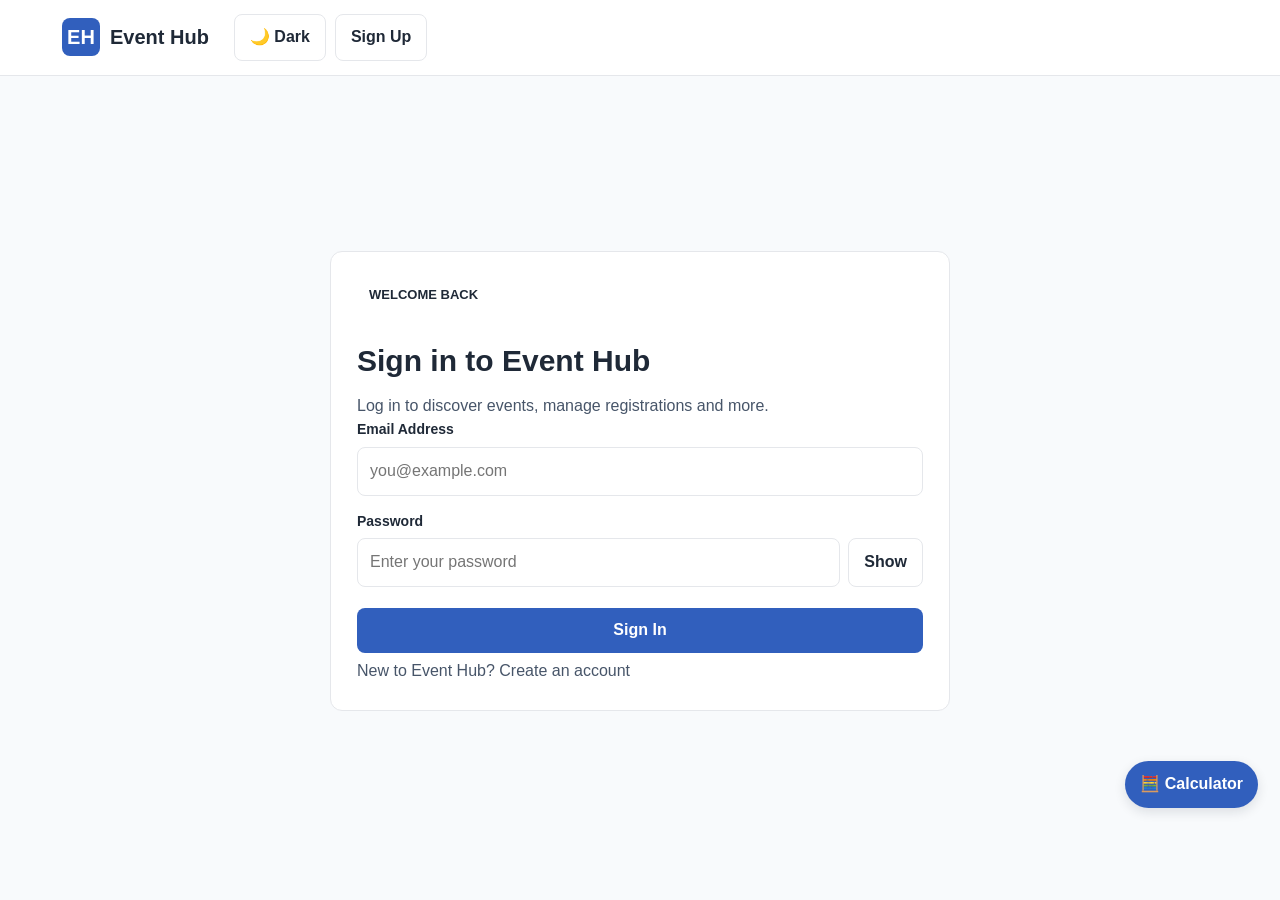
<file: index.html>
<!DOCTYPE html>
<html lang="en">

<head>
    <meta charset="UTF-8">
    <meta name="viewport" content="width=device-width, initial-scale=1.0">
    <title>Home | Event Hub</title>
    <link rel="stylesheet" href="style.css">
</head>

<body>

    <nav class="navbar">
        <div class="nav-inner">

            <a class="logo" href="index.html">
                <span class="logo-mark">EH</span>
                Event Hub
            </a>

            <button class="menu" id="menuBtn">☰</button>

            <div class="nav-links" id="navLinks">
                <a href="index.html">Home</a>
                <a href="events.html">Events</a>
                <a href="calendar.html">Calendar</a>
                <a href="my-registrations.html">My Registrations</a>
                <a href="organizer.html">Organizer</a>
            </div>

            <div class="nav-actions"><a class="btn btn-primary" href="create-event.html">
                    + Create Event
                </a>
            </div>

        </div>
    </nav>

    <main>

        <section class="hero">
            <div class="hero-inner">

                <div>
                    <span class="eyebrow">
                        2026 · 12 MONTH EVENT EXPERIENCE
                    </span>

                    <h1>
                        Discover events that move your ideas forward.
                    </h1>

                    <p>
                        Find workshops, conferences, hackathons, competitions and career events — all organized in one beautiful event hub.
                    </p>

                    <div class="hero-buttons">
                        <a class="btn btn-light" href="events.html">
                            Explore Events →
                        </a>

                        <a
                            class="btn"
                            style="background:rgba(255,255,255,.12);color:white;border:1px solid rgba(255,255,255,.2)"
                            href="calendar.html"
                        >
                            View Calendar
                        </a>
                    </div>
                </div>

                <div class="stats">

                    <div class="stat">
                        <strong>12</strong>
                        <span>Months covered</span>
                    </div>

                    <div class="stat">
                        <strong>12</strong>
                        <span>Featured events</span>
                    </div>

                    <div class="stat">
                        <strong>2,000+</strong>
                        <span>Total seats</span>
                    </div>

                    <div class="stat">
                        <strong>24/7</strong>
                        <span>Chat assistant</span>
                    </div>

                </div>

            </div>
        </section>

        <section class="container">

            <div class="section-head">
                <div>
                    <h2>Featured Events</h2>
                    <p>One highlighted event from each part of the year.</p>
                </div>

                <a class="btn btn-light" href="events.html">
                    See all events
                </a>
            </div>

            <div class="cards" id="upcoming"></div>

        </section>

        <section class="container" style="padding-top:0">

            <div class="section-head">
                <div>
                    <h2>Explore by Month</h2>
                    <p>Jump directly to any month in the 2026 calendar.</p>
                </div>
            </div>

            <div class="month-grid" id="monthGrid"></div>

        </section>

    </main>

    <button class="chat-button" onclick="toggleChat()" aria-label="Open chatbot">
        💬
    </button>

    <div class="chatbox" id="chatbox">

        <div class="chat-head">
            <div>
                <b>Event Hub Assistant</b>
                <div style="font-size:11px;opacity:.85">
                    Ask anything about our events
                </div>
            </div>

            <button onclick="toggleChat()">×</button>
        </div>

        <div class="messages" id="messages">
            <div class="msg bot">
                Hi! 👋 Ask me anything about our events — dates, venues, speakers, seats, organizers, months or registration.
            </div>
        </div>

        <div class="chat-input">
            <input
                id="chatInput"
                placeholder="Ask your question..."
                onkeydown="if(event.key==='Enter')sendChat()"
            >

            <button onclick="sendChat()">Send</button>
        </div>

    </div>

    <div class="toast" id="toast"></div>

    <footer class="footer">

        <div class="footer-inner">

            <div>
                <h3>Event Hub</h3>
                <p>
                    Discover workshops, conferences, competitions and career events throughout 2026.
                </p>
            </div>

            <div>
                <h3>Explore</h3>
                <a href="events.html">All Events</a>
                <a href="calendar.html">12-Month Calendar</a>
                <a href="my-registrations.html">My Registrations</a>
            </div>

            <div>
                <h3>Organizers</h3>
                <a href="create-event.html">Create Event</a>
                <a href="organizer.html">Organizer Dashboard</a>
            </div>

        </div>

        <div class="copyright">
            © 2026 Event Hub · Built with HTML5, CSS3 & Vanilla JavaScript
        </div>

    </footer>

    <script src="script.js"></script>

</body>
</html>
</file>
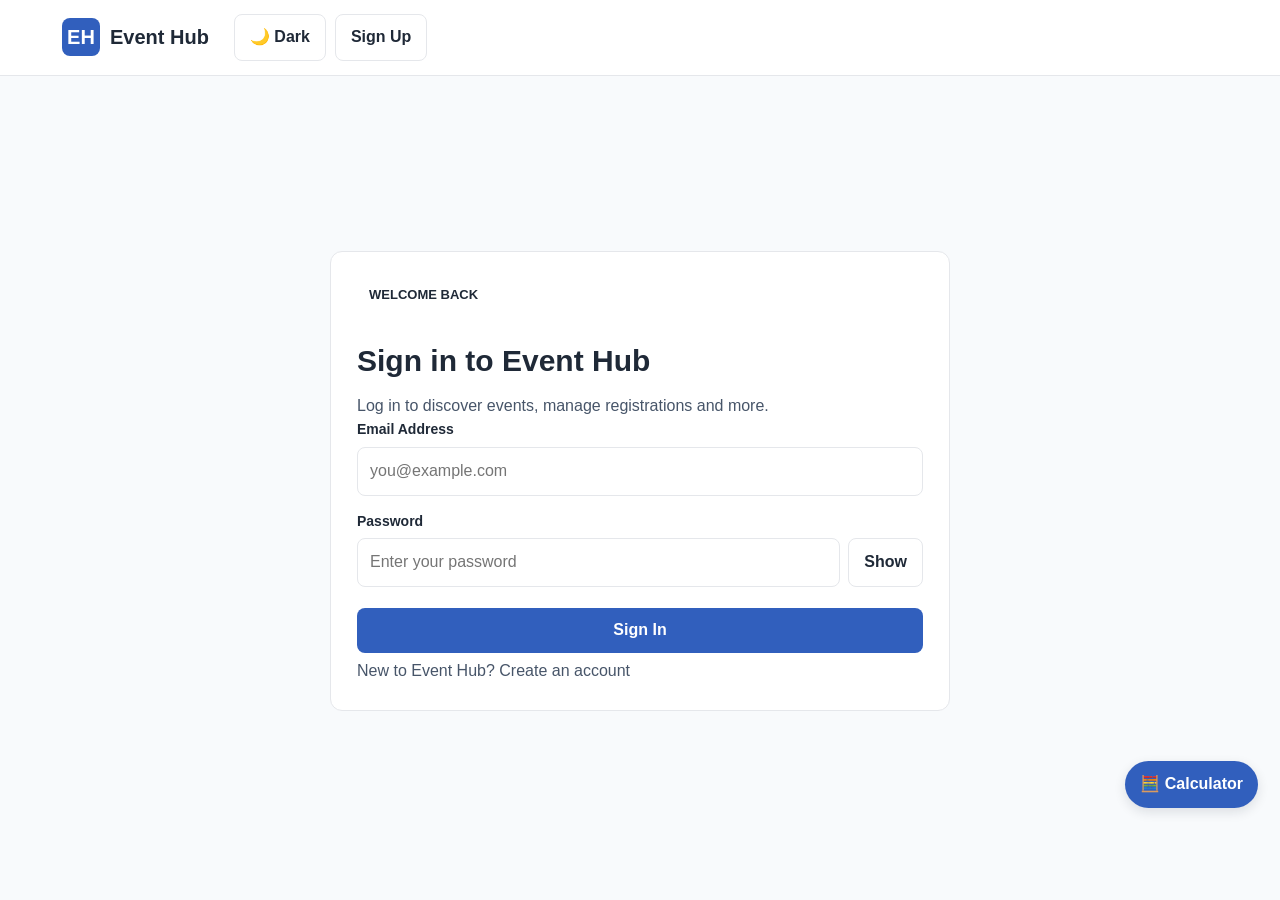
<file: calendar.html>
<!DOCTYPE html>
<html lang="en">
    <head><meta charset="UTF-8">
        <meta name="viewport" content="width=device-width,initial-scale=1.0">
        <title>Calendar | Event Hub</title>
        <link rel="stylesheet" href="style.css">
    </head>
    <body>
        <nav class="navbar">
            <div class="nav-inner">
                <a class="logo" href="index.html"><span class="logo-mark">EH</span>Event Hub</a>
                    <button class="menu" id="menuBtn">☰</button>
                    <div class="nav-links" id="navLinks">
                        <a href="index.html">Home</a><a href="events.html">Events</a>
                        <a href="calendar.html">Calendar</a>
                        <a href="my-registrations.html">My Registrations</a>
                        <a href="organizer.html">Organizer</a>
                    </div>
                    <div class="nav-actions"><a class="btn btn-primary" href="create-event.html">+ Create Event</a></div>
                    </div>
                </nav>
                <main>
                    <section class="container">
                        <div class="section-head">
                            <div>
                                <h1>2026 Event Calendar</h1>
                                <p>Every month has a featured event. Click an event on the calendar for details.</p>
                            </div>
                        </div>
                        <div class="calendar">
                            <div class="calendar-head">
                                <button class="btn btn-light" id="prevMonth">← Previous</button>
                                <h2 id="calendarTitle">January 2026</h2>
                                <button class="btn btn-light" id="nextMonth">Next →</button>
                            </div>
                            <div class="calendar-grid" id="calendarGrid">
                            </div>
                        </div>
                    </section>
                </main>
                <button class="chat-button" onclick="toggleChat()" aria-label="Open chatbot">💬</button>
                <div class="chatbox" id="chatbox">
                    <div class="chat-head"><div>
                        <b>Event Hub Assistant</b>
                        <div style="font-size:11px;opacity:.85">Ask anything about our events</div>
                    </div>
                    <button onclick="toggleChat()">×</button>
                </div>
                <div class="messages" id="messages">
                    <div class="msg bot">Hi! 👋 Ask me anything about our events — dates, venues, speakers, seats, organizers, months or registration.</div>
                </div>
                <div class="chat-input">
                    <input id="chatInput" placeholder="Ask your question..." onkeydown="if(event.key==='Enter')sendChat()">
                    <button onclick="sendChat()">Send</button>
                </div>
            </div>
            <div class="toast" id="toast">
            </div>
            <footer class="footer">
                <div class="footer-inner">
                    <div>
                        <h3>Event Hub</h3>
                        <p>Discover workshops, conferences, competitions and career events throughout 2026.</p>
                    </div>
                    <div>
                        <h3>Explore</h3>
                        <a href="events.html">All Events</a>
                        <a href="calendar.html">12-Month Calendar</a>
                        <a href="my-registrations.html">My Registrations</a>
                    </div>
                    <div>
                        <h3>Organizers</h3>
                        <a href="create-event.html">Create Event</a>
                        <a href="organizer.html">Organizer Dashboard</a>
                    </div>
                </div>
                <div class="copyright">© 2026 Event Hub · Built with HTML5, CSS3 & Vanilla JavaScript</div>
            </footer>
            <script src="script.js"></script>
        </body>
        </html>
</file>
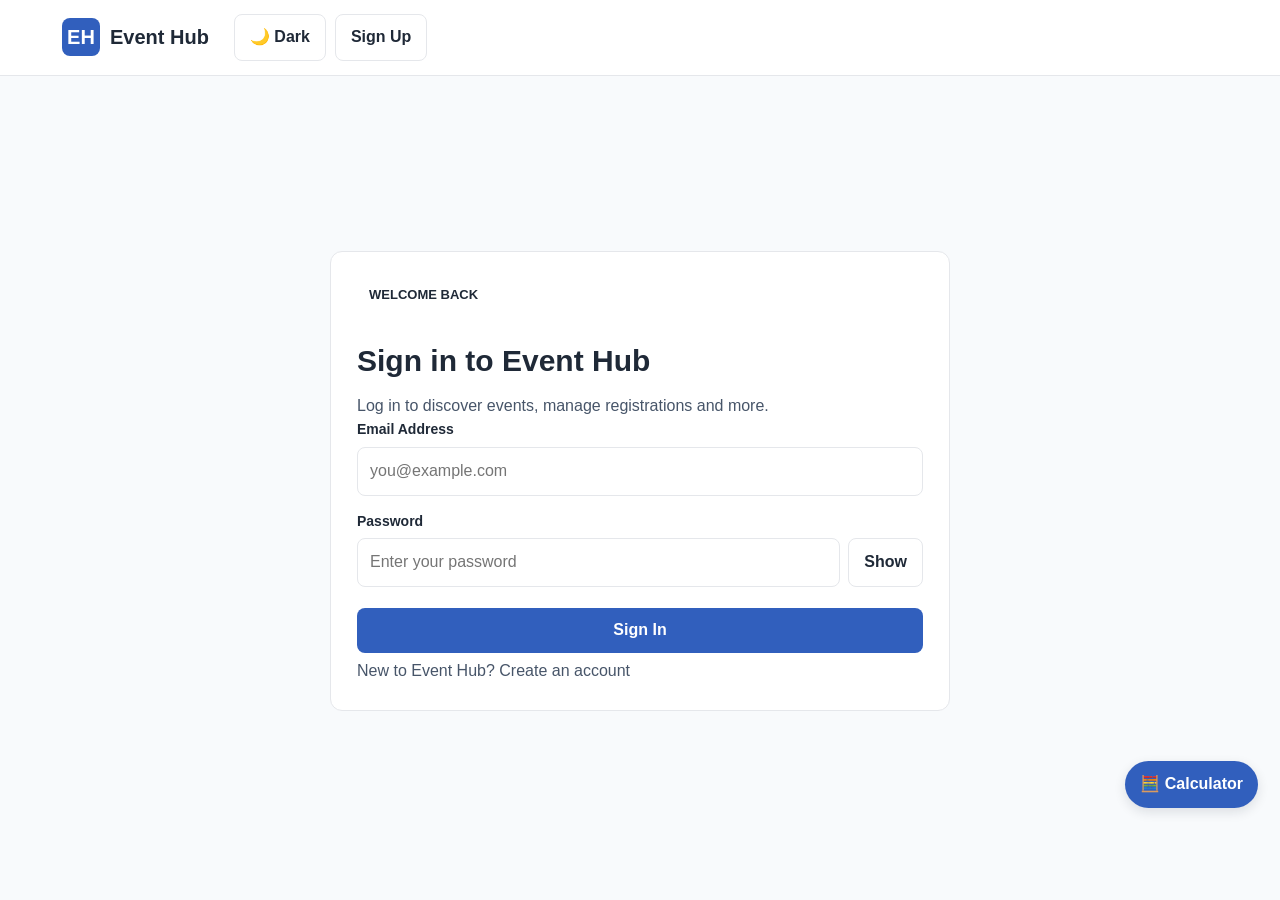
<file: create-event.html>
<!DOCTYPE html>
<html lang="en">
<head>
    <meta charset="UTF-8">
    <meta name="viewport" content="width=device-width, initial-scale=1.0">
    <title>Create Event | Event Hub</title>
    <link rel="stylesheet" href="style.css">
</head>
<body>
    <!-- Navigation Bar -->
    <nav class="navbar">
        <div class="nav-inner">
            <a class="logo" href="index.html">
                <span class="logo-mark">EH</span>
                Event Hub
            </a>
            <button class="menu" id="menuBtn">☰</button>
            <div class="nav-links" id="navLinks">
                <a href="index.html">Home</a>
                <a href="events.html">Events</a>
                <a href="calendar.html">Calendar</a>
                <a href="my-registrations.html">My Registrations</a>
                <a href="organizer.html">Organizer</a>
            </div>
            <div class="nav-actions"><a class="btn btn-primary" href="create-event.html">
                    + Create Event
                </a>
            </div>
        </div>
    </nav>
    <main>
        <section class="container">
            <div class="form">
                <h1>Create New Event</h1>
                <p class="desc" style="margin: 7px 0 22px">
                    Add an event to your local demo organizer list.
                </p>
                <form id="createForm" class="form-grid">
                    <div class="field">
                        <label>Event Title</label>
                        <input required id="newTitle">
                    </div>
                    <div class="field">
                        <label>Event Type</label>
                        <select id="newType">
                            <option>Workshop</option>
                            <option>Conference</option>
                            <option>Seminar</option>
                            <option>Hackathon</option>
                            <option>Competition</option>
                        </select>
                    </div>
                    <div class="field">
                        <label>Date</label>
                        <input type="date" required id="newDate">
                    </div>
                    <div class="field">
                        <label>Time</label>
                        <input type="time" required id="newTime">
                    </div>
                    <div class="field">
                        <label>Venue</label>
                        <input required id="newVenue">
                    </div>
                    <div class="field">
                        <label>Organizer</label>
                        <input required id="newOrg">
                    </div>
                    <div class="field">
                        <label>Total Seats</label>
                        <input type="number" min="1" required id="newSeats">
                    </div>
                    <div class="field">
                        <label>Speaker</label>
                        <input id="newSpeaker">
                    </div>
                    <div class="field full">
                        <label>Description</label>
                        <textarea id="newDesc"></textarea>
                    </div>
                    <div class="field full">
                        <button class="btn btn-primary" type="submit">
                            Create Event
                        </button>
                    </div>
                </form>
            </div>
        </section>
    </main>
    <button class="chat-button"
            onclick="toggleChat()"
            aria-label="Open chatbot">
        💬
    </button>
    <div class="chatbox" id="chatbox">
        <div class="chat-head">
            <div>
                <b>Event Hub Assistant</b>
                <div style="font-size: 11px; opacity: .85">
                    Ask anything about our events
                </div>
            </div>
            <button onclick="toggleChat()">×</button>
        </div>
        <div class="messages" id="messages">
            <div class="msg bot">
                Hi! 👋 Ask me anything about our events — dates,
                venues, speakers, seats, organizers, months or registration.
            </div>
        </div>
        <div class="chat-input">
            <input
                id="chatInput"
                placeholder="Ask your question..."
                onkeydown="if(event.key==='Enter')sendChat()">
            <button onclick="sendChat()">Send</button>
        </div>
    </div>
    <div class="toast" id="toast"></div>
    <!-- Footer -->
    <footer class="footer">
        <div class="footer-inner">
            <div>
                <h3>Event Hub</h3>
                <p>
                    Discover workshops, conferences, competitions
                    and career events throughout 2026.
                </p>
            </div>
            <div>
                <h3>Explore</h3>
                <a href="events.html">All Events</a>
                <a href="calendar.html">12-Month Calendar</a>
                <a href="my-registrations.html">My Registrations</a>
            </div>
            <div>
                <h3>Organizers</h3>
                <a href="create-event.html">Create Event</a>
                <a href="organizer.html">Organizer Dashboard</a>
            </div>
        </div>
        <div class="copyright">
            © 2026 Event Hub · Built with HTML5, CSS3 & Vanilla JavaScript
        </div>
    </footer>
    <script src="script.js"></script>
</body>
</html>
</file>
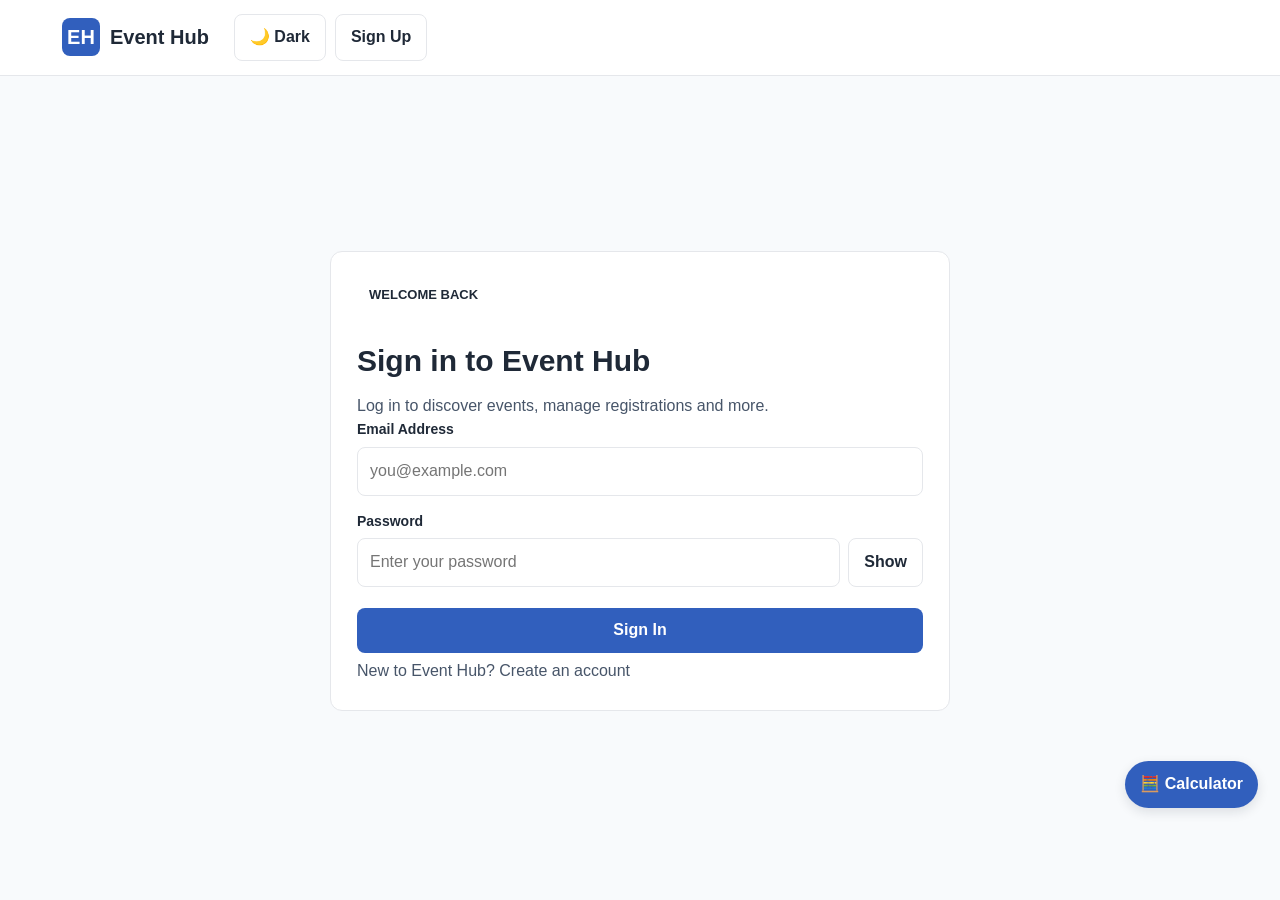
<file: event-details.html>
<!DOCTYPE html>
<html lang="en">

<head>
    <meta charset="UTF-8">
    <meta name="viewport" content="width=device-width, initial-scale=1.0">
    <title>Event Details | Event Hub</title>
    <link rel="stylesheet" href="style.css">
</head>

<body>

    <nav class="navbar">
        <div class="nav-inner">

            <a class="logo" href="index.html">
                <span class="logo-mark">EH</span>
                Event Hub
            </a>

            <button class="menu" id="menuBtn">☰</button>

            <div class="nav-links" id="navLinks">
                <a href="index.html">Home</a>
                <a href="events.html">Events</a>
                <a href="calendar.html">Calendar</a>
                <a href="my-registrations.html">My Registrations</a>
                <a href="organizer.html">Organizer</a>
            </div>

            <div class="nav-actions"><a class="btn btn-primary" href="create-event.html">
                    + Create Event
                </a>
            </div>

        </div>
    </nav>

    <main>
        <section class="container">
            <div class="details" id="detailsPage">
                <div class="empty">
                    Select an event from the Events page.
                </div>
            </div>
        </section>
    </main>

    <button class="chat-button" onclick="toggleChat()" aria-label="Open chatbot">
        💬
    </button>

    <div class="chatbox" id="chatbox">

        <div class="chat-head">
            <div>
                <b>Event Hub Assistant</b>
                <div style="font-size:11px;opacity:.85">
                    Ask anything about our events
                </div>
            </div>
            <button onclick="toggleChat()">×</button>
        </div>

        <div class="messages" id="messages">
            <div class="msg bot">
                Hi! 👋 Ask me anything about our events — dates, venues, speakers, seats, organizers, months or registration.
            </div>
        </div>

        <div class="chat-input">
            <input
                id="chatInput"
                placeholder="Ask your question..."
                onkeydown="if(event.key==='Enter')sendChat()"
            >
            <button onclick="sendChat()">Send</button>
        </div>

    </div>

    <div class="toast" id="toast"></div>

    <footer class="footer">

        <div class="footer-inner">

            <div>
                <h3>Event Hub</h3>
                <p>
                    Discover workshops, conferences, competitions and career events throughout 2026.
                </p>
            </div>

            <div>
                <h3>Explore</h3>
                <a href="events.html">All Events</a>
                <a href="calendar.html">12-Month Calendar</a>
                <a href="my-registrations.html">My Registrations</a>
            </div>

            <div>
                <h3>Organizers</h3>
                <a href="create-event.html">Create Event</a>
                <a href="organizer.html">Organizer Dashboard</a>
            </div>

        </div>

        <div class="copyright">
            © 2026 Event Hub · Built with HTML5, CSS3 & Vanilla JavaScript
        </div>

    </footer>

    <script src="script.js"></script>

</body>
</html>
</file>
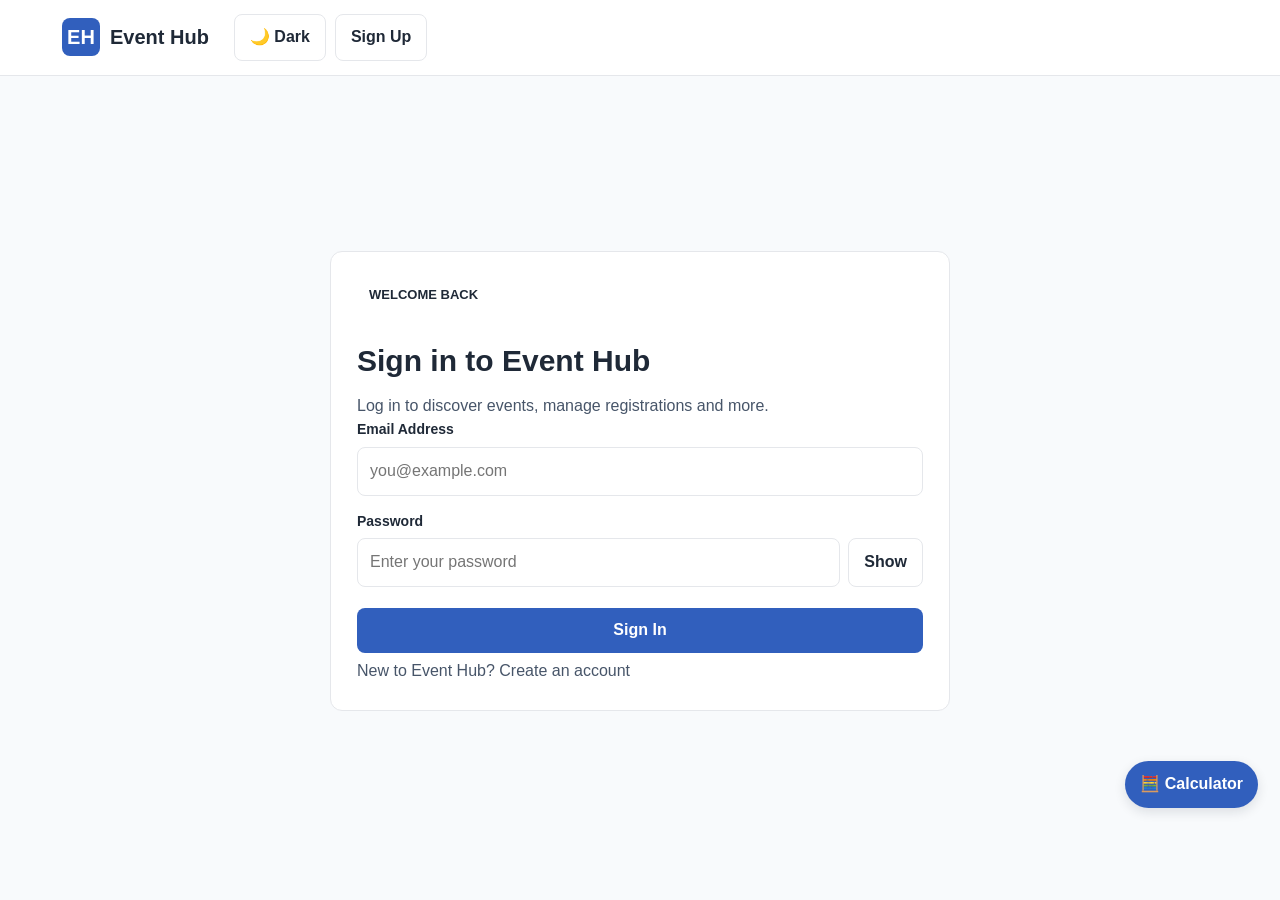
<file: events.html>
<!DOCTYPE html>
<html lang="en">

<head>
    <meta charset="UTF-8">
    <meta name="viewport" content="width=device-width, initial-scale=1.0">
    <title>All Events | Event Hub</title>
    <link rel="stylesheet" href="style.css">
</head>

<body>

    <nav class="navbar">
        <div class="nav-inner">

            <a class="logo" href="index.html">
                <span class="logo-mark">EH</span>
                Event Hub
            </a>

            <button class="menu" id="menuBtn">☰</button>

            <div class="nav-links" id="navLinks">
                <a href="index.html">Home</a>
                <a href="events.html">Events</a>
                <a href="calendar.html">Calendar</a>
                <a href="my-registrations.html">My Registrations</a>
                <a href="organizer.html">Organizer</a>
            </div>

            <div class="nav-actions"><a class="btn btn-primary" href="create-event.html">
                    + Create Event
                </a>
            </div>

        </div>
    </nav>

    <main>

        <section class="container">

            <div class="section-head">
                <div>
                    <h1>All 2026 Events</h1>
                    <p>Search and filter every event across January to December.</p>
                </div>
            </div>

            <div class="filters">

                <input
                    id="search"
                    placeholder="🔎 Search event, venue, organizer..."
                >

                <select id="typeFilter">
                    <option value="">All types</option>
                    <option>Conference</option>
                    <option>Workshop</option>
                    <option>Seminar</option>
                    <option>Expo</option>
                    <option>Forum</option>
                    <option>Masterclass</option>
                    <option>Competition</option>
                    <option>Career</option>
                    <option>Hackathon</option>
                </select>

                <select id="monthFilter">
                    <option value="">All months</option>
                    <option value="1">January</option>
                    <option value="2">February</option>
                    <option value="3">March</option>
                    <option value="4">April</option>
                    <option value="5">May</option>
                    <option value="6">June</option>
                    <option value="7">July</option>
                    <option value="8">August</option>
                    <option value="9">September</option>
                    <option value="10">October</option>
                    <option value="11">November</option>
                    <option value="12">December</option>
                </select>

                <select id="sort">
                    <option value="date">Sort by date</option>
                    <option value="seats">Most seats available</option>
                </select>

            </div>

            <div class="cards" id="eventList"></div>

        </section>

    </main>

    <button class="chat-button" onclick="toggleChat()" aria-label="Open chatbot">
        💬
    </button>

    <div class="chatbox" id="chatbox">

        <div class="chat-head">
            <div>
                <b>Event Hub Assistant</b>
                <div style="font-size:11px;opacity:.85">
                    Ask anything about our events
                </div>
            </div>
            <button onclick="toggleChat()">×</button>
        </div>

        <div class="messages" id="messages">
            <div class="msg bot">
                Hi! 👋 Ask me anything about our events — dates, venues, speakers, seats, organizers, months or registration.
            </div>
        </div>

        <div class="chat-input">
            <input
                id="chatInput"
                placeholder="Ask your question..."
                onkeydown="if(event.key==='Enter')sendChat()"
            >
            <button onclick="sendChat()">Send</button>
        </div>

    </div>

    <div class="toast" id="toast"></div>

    <footer class="footer">

        <div class="footer-inner">

            <div>
                <h3>Event Hub</h3>
                <p>
                    Discover workshops, conferences, competitions and career events throughout 2026.
                </p>
            </div>

            <div>
                <h3>Explore</h3>
                <a href="events.html">All Events</a>
                <a href="calendar.html">12-Month Calendar</a>
                <a href="my-registrations.html">My Registrations</a>
            </div>

            <div>
                <h3>Organizers</h3>
                <a href="create-event.html">Create Event</a>
                <a href="organizer.html">Organizer Dashboard</a>
            </div>

        </div>

        <div class="copyright">
            © 2026 Event Hub · Built with HTML5, CSS3 & Vanilla JavaScript
        </div>

    </footer>

    <script src="script.js"></script>

</body>
</html>
</file>
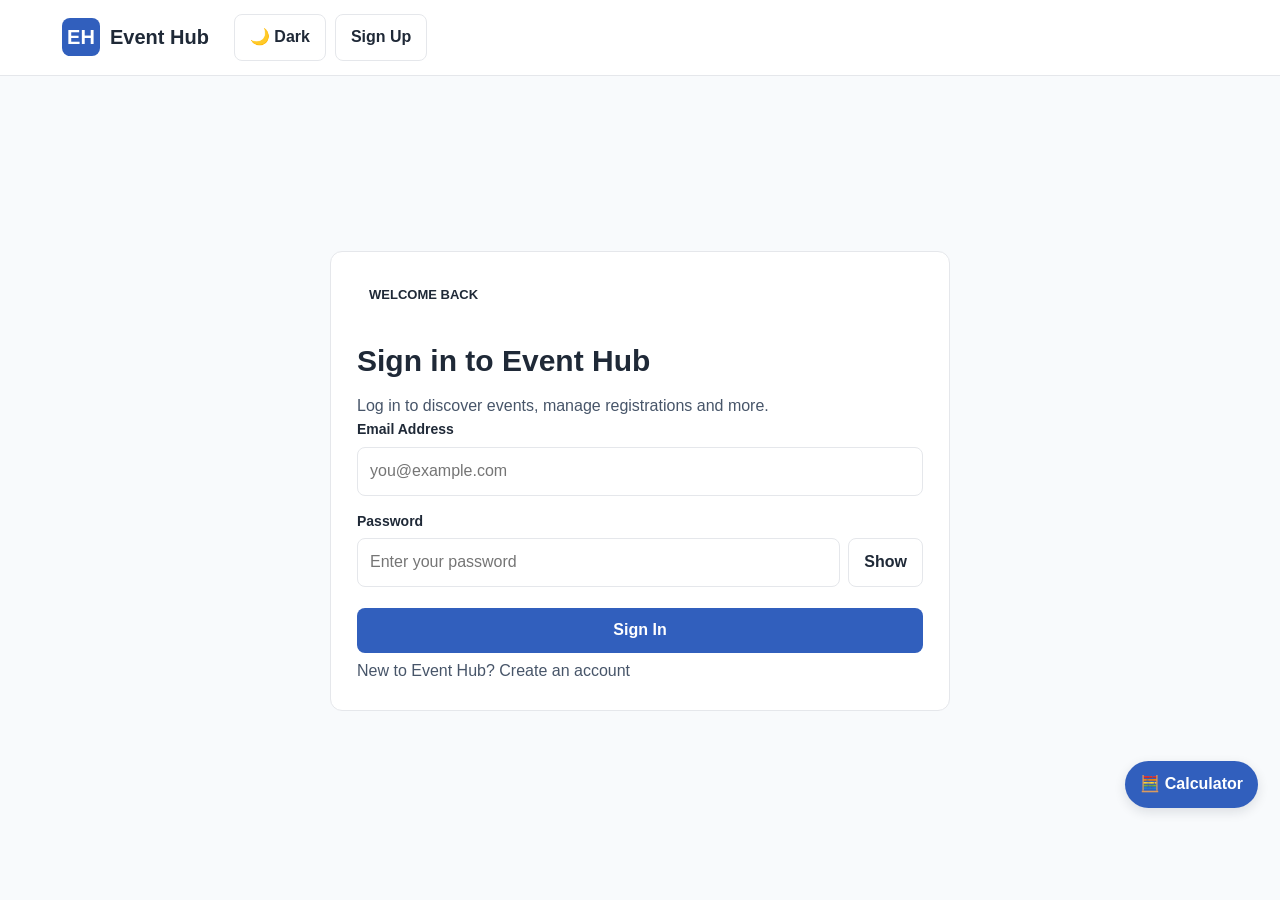
<file: home.html>
<!DOCTYPE html><html lang="en"><head><meta charset="UTF-8"><meta name="viewport" content="width=device-width, initial-scale=1.0"><title>Home Dashboard | Event Hub</title><link rel="stylesheet" href="style.css"></head><body><nav class="navbar"><div class="nav-inner"><a class="logo" href="index.html"><span class="logo-mark">EH</span>Event Hub</a><button class="menu" id="menuBtn">☰</button><div class="nav-links" id="navLinks"><a href="index.html">Landing</a><a href="events.html">Events</a><a href="calendar.html">Calendar</a><a href="my-registrations.html">My Registrations</a><a href="organizer.html">Organizer</a></div><div class="nav-actions"></div></div></nav><main class="container"><div class="section-head"><div><h1>Event Hub Dashboard</h1><p>Discover events, track registrations and explore upcoming opportunities.</p></div></div><section class="home-dashboard"><aside class="panel"><h2>Quick Links</h2><div class="info-list"><a href="events.html">Browse Events</a><a href="calendar.html">Event Calendar</a><a href="my-registrations.html">My Tickets</a><a href="create-event.html">Create Event</a></div></aside><section class="panel"><h2>Upcoming Events</h2><p class="desc">Explore workshops, conferences, hackathons and student activities.</p><div id="upcoming" class="cards"></div></section><aside class="panel"><h2>Event Assistant</h2><p class="desc">Use the chatbot to search events by title, month, venue or organizer.</p><a class="btn btn-primary" href="events.html">Find an Event</a></aside></section></main><button class="chat-button" onclick="toggleChat()" aria-label="Open chatbot">💬</button><div class="chatbox" id="chatbox"><div class="chat-head"><b>Event Hub Assistant</b><button onclick="toggleChat()">×</button></div><div class="messages" id="messages"><div class="msg bot">Hi! Ask me about any event.</div></div><div class="chat-input"><input id="chatInput" placeholder="Ask your question..." onkeydown="if(event.key==='Enter')sendChat()"><button onclick="sendChat()">Send</button></div></div><div class="toast" id="toast"></div><script src="script.js"></script></body></html>
</file>
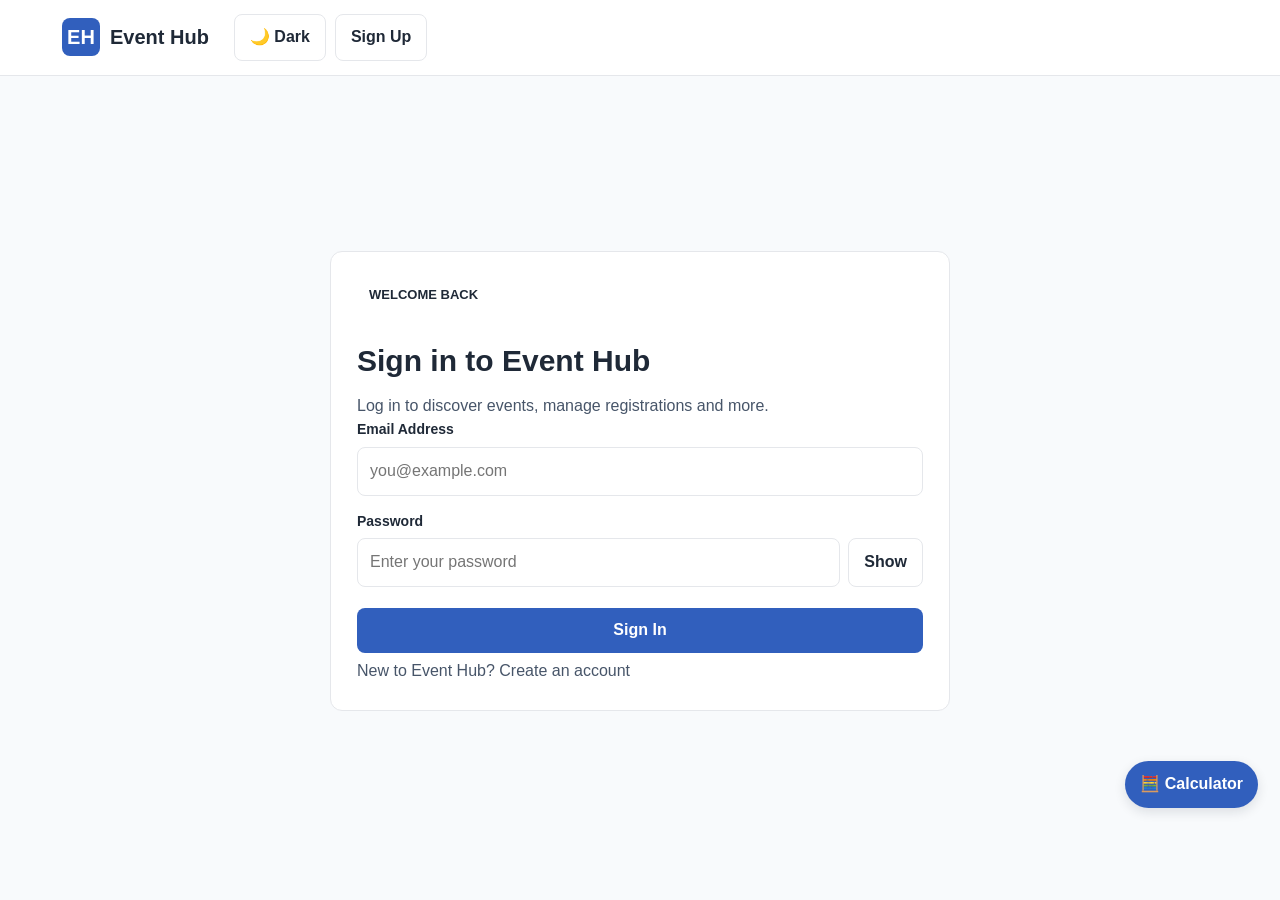
<file: my-registrations.html>
<!DOCTYPE html>
<html lang="en">

<head>
    <meta charset="UTF-8">
    <meta name="viewport" content="width=device-width, initial-scale=1.0">
    <title>My Registrations | Event Hub</title>
    <link rel="stylesheet" href="style.css">
</head>

<body>

    <nav class="navbar">
        <div class="nav-inner">

            <a class="logo" href="index.html">
                <span class="logo-mark">EH</span>
                Event Hub
            </a>

            <button class="menu" id="menuBtn">☰</button>

            <div class="nav-links" id="navLinks">
                <a href="index.html">Home</a>
                <a href="events.html">Events</a>
                <a href="calendar.html">Calendar</a>
                <a href="my-registrations.html">My Registrations</a>
                <a href="organizer.html">Organizer</a>
            </div>

            <div class="nav-actions"><a class="btn btn-primary" href="create-event.html">
                    + Create Event
                </a>
            </div>

        </div>
    </nav>

    <main>

        <section class="container">

            <div class="section-head">
                <div>
                    <h1>My Registrations</h1>
                    <p>Your browser stores local demo registrations on this device.</p>
                </div>
            </div>

            <div id="regs" class="cards"></div>

        </section>
    </main>

    <button class="chat-button" onclick="toggleChat()" aria-label="Open chatbot">
        💬
    </button>

    <div class="chatbox" id="chatbox">

        <div class="chat-head">
            <div>
                <b>Event Hub Assistant</b>
                <div style="font-size:11px;opacity:.85">
                    Ask anything about our events
                </div>
            </div>

            <button onclick="toggleChat()">×</button>
        </div>

        <div class="messages" id="messages">
            <div class="msg bot">
                Hi! 👋 Ask me anything about our events — dates, venues, speakers, seats, organizers, months or registration.
            </div>
        </div>

        <div class="chat-input">
            <input
                id="chatInput"
                placeholder="Ask your question..."
                onkeydown="if(event.key==='Enter')sendChat()"
            >

            <button onclick="sendChat()">Send</button>
        </div>

    </div>

    <div class="toast" id="toast"></div>

    <footer class="footer">

        <div class="footer-inner">

            <div>
                <h3>Event Hub</h3>
                <p>
                    Discover workshops, conferences, competitions and career events throughout 2026.
                </p>
            </div>

            <div>
                <h3>Explore</h3>
                <a href="events.html">All Events</a>
                <a href="calendar.html">12-Month Calendar</a>
                <a href="my-registrations.html">My Registrations</a>
            </div>

            <div>
                <h3>Organizers</h3>
                <a href="create-event.html">Create Event</a>
                <a href="organizer.html">Organizer Dashboard</a>
            </div>

        </div>

        <div class="copyright">
            © 2026 Event Hub · Built with HTML5, CSS3 & Vanilla JavaScript
        </div>

    </footer>

    <script src="script.js"></script>

</body>
</html>
</file>
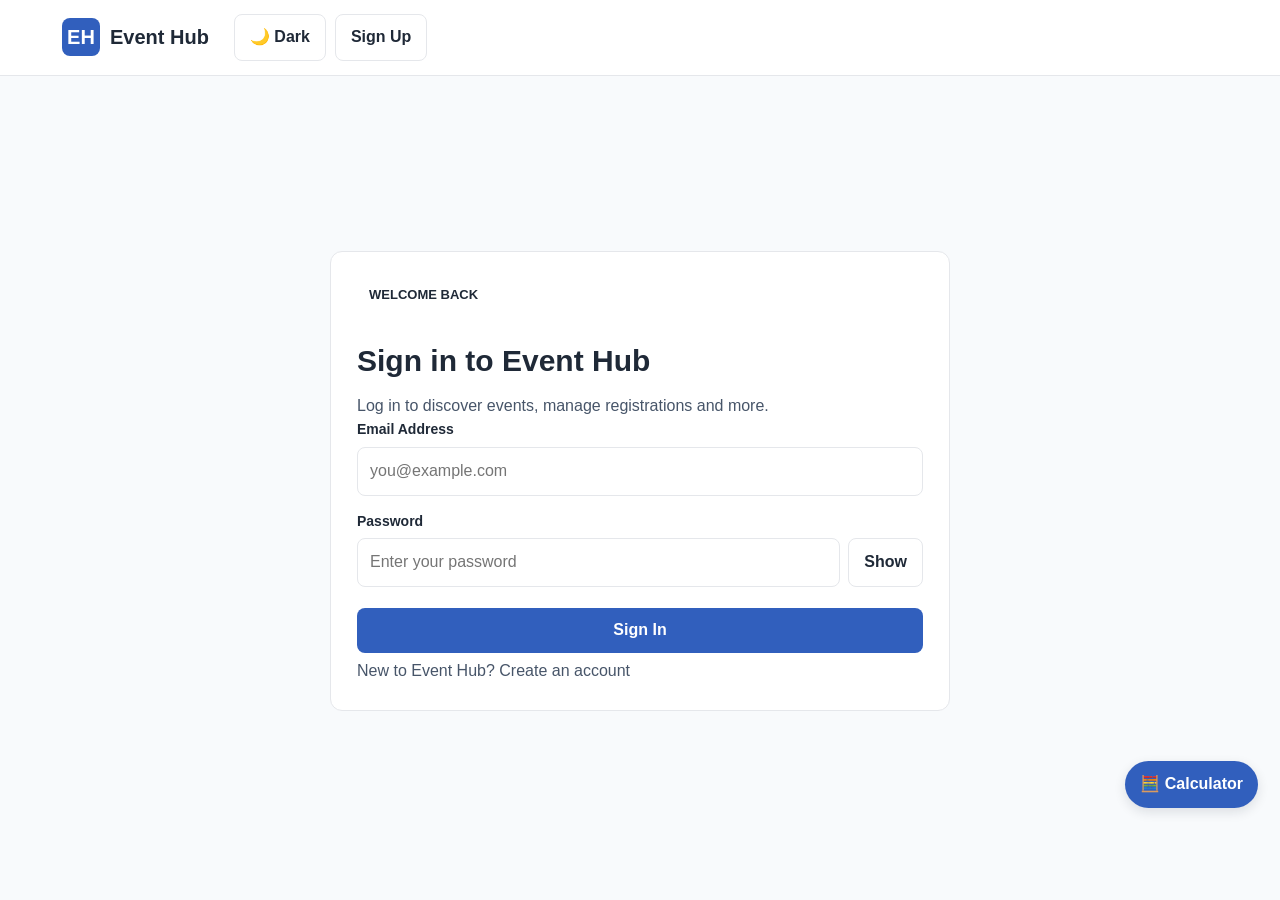
<file: organizer.html>
<!DOCTYPE html>
<html lang="en">

<head>
    <meta charset="UTF-8">
    <meta name="viewport" content="width=device-width, initial-scale=1.0">
    <title>Organizer Dashboard | Event Hub</title>
    <link rel="stylesheet" href="style.css">
</head>

<body>

    <nav class="navbar">
        <div class="nav-inner">

            <a class="logo" href="index.html">
                <span class="logo-mark">EH</span>
                Event Hub
            </a>

            <button class="menu" id="menuBtn">☰</button>

            <div class="nav-links" id="navLinks">
                <a href="index.html">Home</a>
                <a href="events.html">Events</a>
                <a href="calendar.html">Calendar</a>
                <a href="my-registrations.html">My Registrations</a>
                <a href="organizer.html">Organizer</a>
            </div>

            <div class="nav-actions"><a class="btn btn-primary" href="create-event.html">
                    + Create Event
                </a>
            </div>

        </div>
    </nav>

    <main>

        <section class="container">

            <div class="section-head">
                <div>
                    <h1>Organizer Dashboard</h1>
                    <p>Manage event ideas, registrations and capacity at a glance.</p>
                </div>

                <a class="btn btn-primary" href="create-event.html">
                    + Create New Event
                </a>
            </div>

            <div class="cards" id="organizerStats"></div>

            <div class="panel" style="margin-top:22px">

                <h2>Upcoming Organizer Tasks</h2>

                <div class="info-list">

                    <div class="info-row">
                        📢 Review registrations and capacity before each event.
                    </div>

                    <div class="info-row">
                        📅 Keep event dates and venue information updated.
                    </div>

                    <div class="info-row">
                        🎟️ Provide digital tickets after registration.
                    </div>

                    <div class="info-row">
                        💬 Use the chatbot to help attendees find event information.
                    </div>

                </div>

            </div>

        </section>

    </main>

    <button class="chat-button" onclick="toggleChat()" aria-label="Open chatbot">
        💬
    </button>

    <div class="chatbox" id="chatbox">

        <div class="chat-head">
            <div>
                <b>Event Hub Assistant</b>
                <div style="font-size:11px;opacity:.85">
                    Ask anything about our events
                </div>
            </div>

            <button onclick="toggleChat()">×</button>
        </div>

        <div class="messages" id="messages">
            <div class="msg bot">
                Hi! 👋 Ask me anything about our events — dates, venues, speakers, seats, organizers, months or registration.
            </div>
        </div>

        <div class="chat-input">
            <input
                id="chatInput"
                placeholder="Ask your question..."
                onkeydown="if(event.key==='Enter')sendChat()"
            >

            <button onclick="sendChat()">Send</button>
        </div>

    </div>

    <div class="toast" id="toast"></div>

    <footer class="footer">

        <div class="footer-inner">

            <div>
                <h3>Event Hub</h3>
                <p>
                    Discover workshops, conferences, competitions and career events throughout 2026.
                </p>
            </div>

            <div>
                <h3>Explore</h3>
                <a href="events.html">All Events</a>
                <a href="calendar.html">12-Month Calendar</a>
                <a href="my-registrations.html">My Registrations</a>
            </div>

            <div>
                <h3>Organizers</h3>
                <a href="create-event.html">Create Event</a>
                <a href="organizer.html">Organizer Dashboard</a>
            </div>

        </div>

        <div class="copyright">
            © 2026 Event Hub · Built with HTML5, CSS3 & Vanilla JavaScript
        </div>

    </footer>

    <script src="script.js"></script>

</body>
</html>
</file>
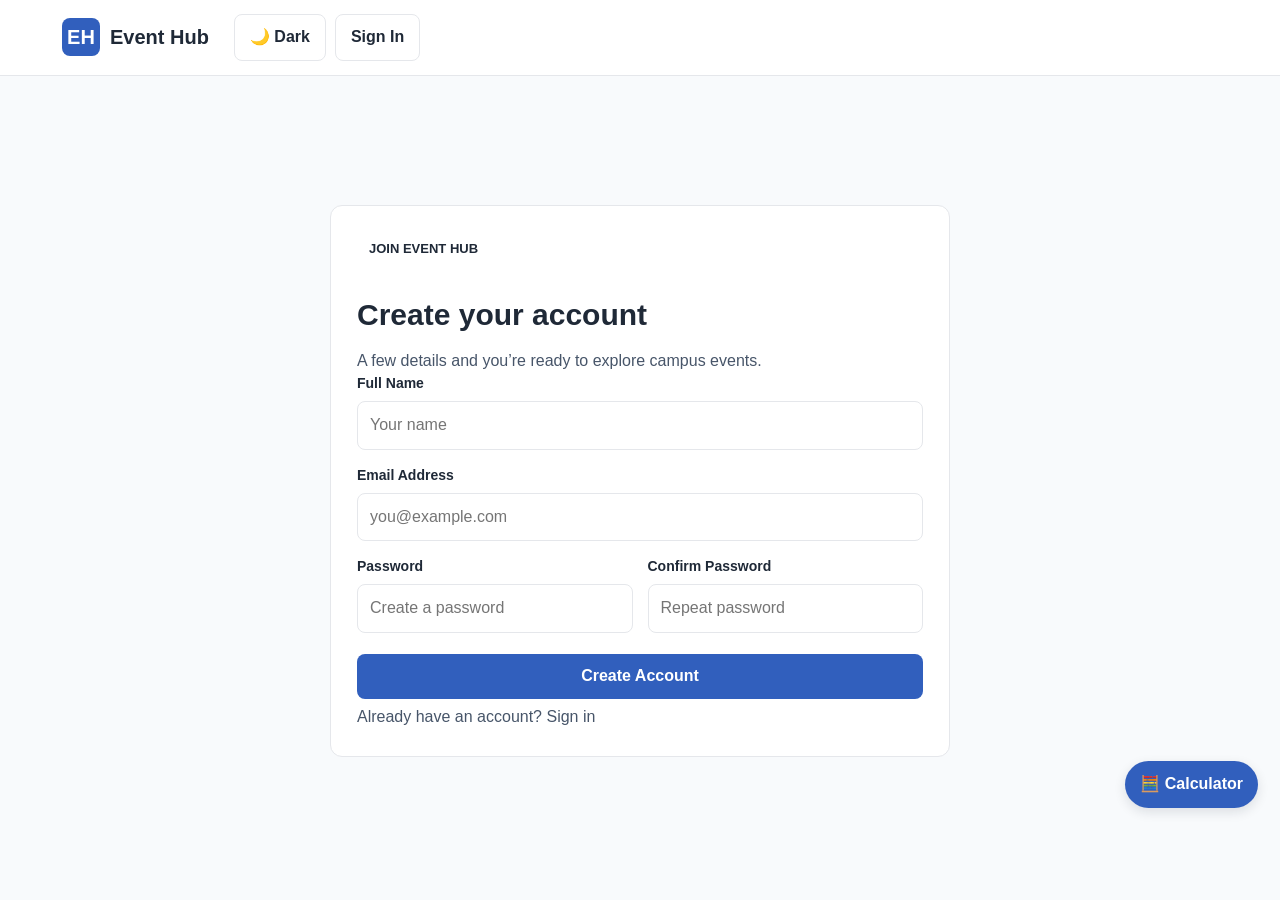
<file: register.html>
<!DOCTYPE html><html lang="en"><head><meta charset="UTF-8"><meta http-equiv="refresh" content="0;url=signup.html"><title>Sign Up | Event Hub</title></head><body><p>Continue to <a href="signup.html">Sign Up</a>.</p></body></html>
</file>
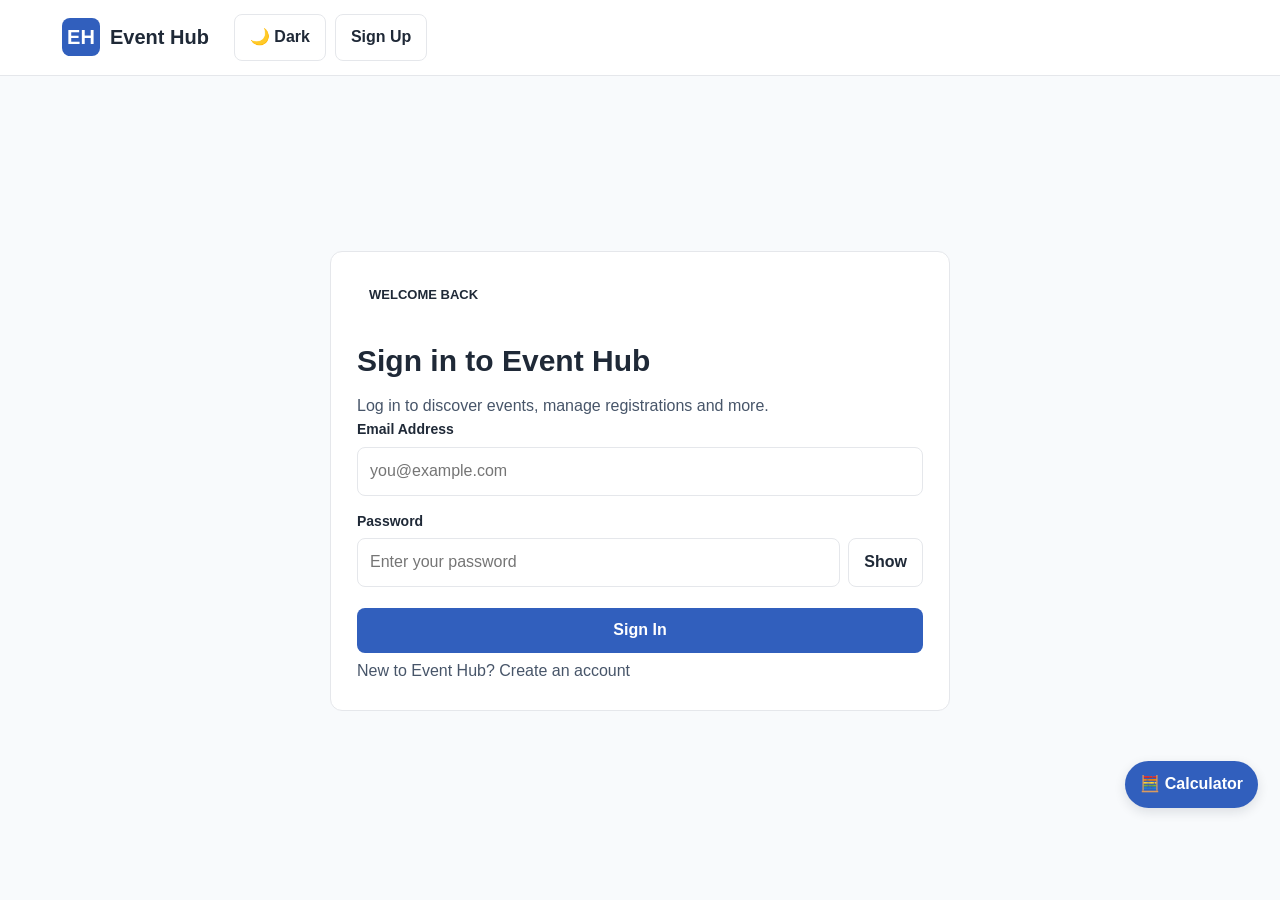
<file: signin.html>
<!DOCTYPE html><html lang="en"><head><meta charset="UTF-8"><meta name="viewport" content="width=device-width, initial-scale=1.0"><title>Sign In | Event Hub</title><link rel="stylesheet" href="style.css"></head><body class="auth-page"><nav class="navbar"><div class="nav-inner"><a class="logo" href="signin.html"><span class="logo-mark">EH</span>Event Hub</a><div class="nav-actions"><a class="btn btn-light" href="signup.html">Sign Up</a></div></div></nav><main class="container auth-wrap"><section class="form auth-card"><span class="eyebrow">WELCOME BACK</span><h1>Sign in to Event Hub</h1><p class="desc">Log in to discover events, manage registrations and more.</p><form id="signinForm" class="form-grid"><div class="field full"><label for="loginEmail">Email Address</label><input id="loginEmail" type="email" placeholder="you@example.com" required></div><div class="field full"><label for="loginPassword">Password</label><div class="password-row"><input id="loginPassword" type="password" placeholder="Enter your password" required><button id="togglePassword" class="btn btn-light" type="button">Show</button></div></div><div class="field full"><div id="loginMessage" aria-live="polite"></div><button class="btn btn-primary" type="submit">Sign In</button><p class="desc">New to Event Hub? <a href="signup.html">Create an account</a></p></div></form></section></main><script src="script.js"></script></body></html>
</file>
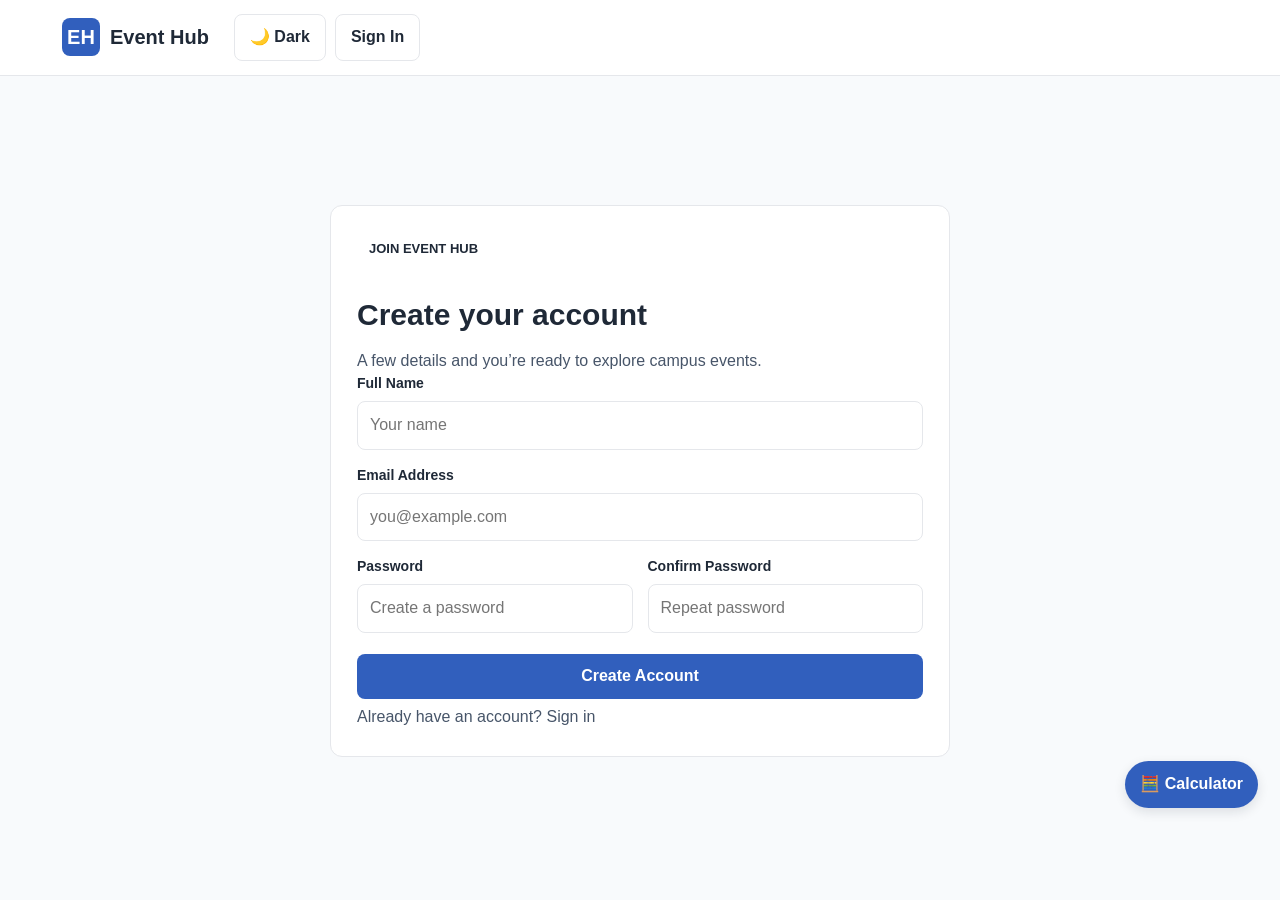
<file: signup.html>
<!DOCTYPE html><html lang="en"><head><meta charset="UTF-8"><meta name="viewport" content="width=device-width, initial-scale=1.0"><title>Sign Up | Event Hub</title><link rel="stylesheet" href="style.css"></head><body class="auth-page"><nav class="navbar"><div class="nav-inner"><a class="logo" href="signin.html"><span class="logo-mark">EH</span>Event Hub</a><div class="nav-actions"><a class="btn btn-light" href="signin.html">Sign In</a></div></div></nav><main class="container auth-wrap"><section class="form auth-card"><span class="eyebrow">JOIN EVENT HUB</span><h1>Create your account</h1><p class="desc">A few details and you’re ready to explore campus events.</p><form id="accountRegisterForm" class="form-grid" novalidate><div class="field full"><label for="accountName">Full Name</label><input id="accountName" type="text" placeholder="Your name" required></div><div class="field full"><label for="accountEmail">Email Address</label><input id="accountEmail" type="email" placeholder="you@example.com" required></div><div class="field"><label for="accountPassword">Password</label><input id="accountPassword" type="password" placeholder="Create a password" required></div><div class="field"><label for="accountConfirm">Confirm Password</label><input id="accountConfirm" type="password" placeholder="Repeat password" required></div><div class="field full"><div id="signupMessage" aria-live="polite"></div><button class="btn btn-primary" type="submit">Create Account</button><p class="desc">Already have an account? <a href="signin.html">Sign in</a></p></div></form></section></main><script src="script.js"></script></body></html>
</file>
<file: style.css>
:root{
  --primary:#4f46e5; --primary2:#7c3aed; --accent:#06b6d4;
  --dark:#0f172a; --muted:#64748b; --bg:#f6f8fc; --card:#ffffff;
  --line:#e5e7eb; --success:#16a34a; --warning:#f59e0b;
}
*{box-sizing:border-box;margin:0;padding:0}
html{scroll-behavior:smooth}
body{font-family:Inter,Segoe UI,Arial,sans-serif;background:var(--bg);color:var(--dark);line-height:1.6}
a{text-decoration:none;color:inherit}
button,input,select{font:inherit}
.navbar{position:sticky;top:0;z-index:50;background:rgba(255,255,255,.94);backdrop-filter:blur(16px);border-bottom:1px solid var(--line)}
.nav-inner{max-width:1200px;margin:auto;padding:14px 22px;display:flex;align-items:center;gap:25px}
.logo{display:flex;align-items:center;gap:10px;font-size:21px;font-weight:800;color:var(--dark);white-space:nowrap}
.logo-mark{width:38px;height:38px;border-radius:12px;background:linear-gradient(135deg,var(--primary),var(--accent));display:grid;place-items:center;color:white;font-weight:900}
.nav-links{display:flex;gap:6px;align-items:center;flex:1}
.nav-links a{padding:9px 12px;border-radius:10px;color:#475569;font-weight:600;font-size:14px}
.nav-links a:hover,.nav-links a.active{background:#eef2ff;color:var(--primary)}
.nav-actions{display:flex;gap:9px}
.btn{border:0;border-radius:11px;padding:10px 15px;font-weight:700;cursor:pointer;display:inline-flex;align-items:center;justify-content:center;gap:7px}
.btn-primary{background:linear-gradient(135deg,var(--primary),var(--primary2));color:white;box-shadow:0 8px 20px rgba(79,70,229,.22)}
.btn-light{background:white;border:1px solid var(--line);color:var(--dark)}
.btn:hover{transform:translateY(-1px)}
.menu{display:none;background:none;border:0;font-size:25px}
.hero{background:radial-gradient(circle at 85% 20%,rgba(6,182,212,.25),transparent 30%),linear-gradient(135deg,#111827,#312e81 55%,#0f766e);color:white}
.hero-inner{max-width:1200px;margin:auto;padding:85px 22px 78px;display:grid;grid-template-columns:1.3fr .7fr;gap:40px;align-items:center}
.eyebrow{display:inline-block;padding:6px 11px;border:1px solid rgba(255,255,255,.25);border-radius:999px;background:rgba(255,255,255,.1);font-size:13px;font-weight:700;margin-bottom:16px}
.hero h1{font-size:clamp(38px,5vw,64px);line-height:1.05;letter-spacing:-2px;margin-bottom:18px}
.hero p{color:#dbeafe;max-width:680px;font-size:18px}
.hero-buttons{display:flex;gap:12px;margin-top:28px;flex-wrap:wrap}
.hero .btn-light{background:white;color:#312e81}
.stats{display:grid;grid-template-columns:repeat(2,1fr);gap:14px}
.stat{padding:23px;border:1px solid rgba(255,255,255,.15);border-radius:20px;background:rgba(255,255,255,.09);backdrop-filter:blur(10px)}
.stat strong{font-size:32px;display:block}.stat span{color:#cbd5e1;font-size:13px}
.container{max-width:1200px;margin:auto;padding:55px 22px}
.section-head{display:flex;justify-content:space-between;align-items:end;gap:20px;margin-bottom:24px}
.section-head h2{font-size:30px;letter-spacing:-.7px}.section-head p{color:var(--muted)}
.cards{display:grid;grid-template-columns:repeat(3,1fr);gap:20px}
.card{background:var(--card);border:1px solid var(--line);border-radius:20px;overflow:hidden;box-shadow:0 8px 25px rgba(15,23,42,.05);transition:.2s}
.card:hover{transform:translateY(-4px);box-shadow:0 16px 35px rgba(15,23,42,.1)}
.card-top{height:110px;background:linear-gradient(135deg,#4f46e5,#06b6d4);padding:18px;color:white;position:relative}
.card-top .month{font-size:13px;font-weight:800;opacity:.9}.card-top h3{margin-top:6px;font-size:20px;line-height:1.25}
.badge{position:absolute;right:15px;top:15px;background:rgba(255,255,255,.18);border:1px solid rgba(255,255,255,.3);padding:5px 9px;border-radius:999px;font-size:11px;font-weight:800}
.card-body{padding:18px}.meta{display:grid;gap:8px;color:#475569;font-size:14px;margin:10px 0 16px}.meta span{display:flex;gap:8px}.seatbar{height:7px;background:#e2e8f0;border-radius:20px;overflow:hidden}.seatfill{height:100%;background:linear-gradient(90deg,#4f46e5,#06b6d4);border-radius:20px}.card-footer{display:flex;justify-content:space-between;align-items:center;margin-top:16px}.small{font-size:12px;color:var(--muted)}
.filters{display:flex;gap:10px;flex-wrap:wrap;background:white;padding:15px;border:1px solid var(--line);border-radius:16px;margin-bottom:22px}
.filters input,.filters select{border:1px solid var(--line);border-radius:10px;padding:10px 12px;outline:none;background:#fff}
.filters input{flex:1;min-width:200px}
.month-grid{display:grid;grid-template-columns:repeat(4,1fr);gap:16px}
.month-card{background:white;border:1px solid var(--line);border-radius:17px;padding:17px;min-height:170px}
.month-card h3{font-size:18px}.month-card .event-date{color:var(--primary);font-weight:800;font-size:13px;margin-top:8px}.month-card p{color:var(--muted);font-size:13px;margin-top:7px}
.calendar{background:white;border:1px solid var(--line);border-radius:20px;padding:20px;box-shadow:0 8px 25px rgba(15,23,42,.04)}
.calendar-head{display:flex;justify-content:space-between;align-items:center;margin-bottom:18px}.calendar-head h2{font-size:25px}
.calendar-grid{display:grid;grid-template-columns:repeat(7,1fr);gap:7px}.dow{font-size:12px;font-weight:800;color:var(--muted);padding:8px;text-align:center}.day{min-height:110px;border:1px solid #edf0f5;border-radius:10px;padding:8px;background:#fff}.day.empty{background:#fafafa}.day-num{font-weight:800}.day.event-day{border-color:#a5b4fc;background:#f5f3ff}.event-dot{display:block;margin-top:8px;padding:6px;border-radius:8px;background:#eef2ff;color:#4338ca;font-size:11px;font-weight:700}
.details{display:grid;grid-template-columns:1.4fr .6fr;gap:22px}.panel{background:white;border:1px solid var(--line);border-radius:20px;padding:25px;box-shadow:0 8px 25px rgba(15,23,42,.04)}.panel h1{font-size:34px;line-height:1.15;margin:10px 0 15px}.info-list{display:grid;gap:13px;margin:20px 0}.info-row{display:flex;gap:12px;padding:12px;background:#f8fafc;border-radius:12px}.info-row b{min-width:100px}.desc{color:#475569}
.footer{background:#0f172a;color:#cbd5e1;margin-top:40px}.footer-inner{max-width:1200px;margin:auto;padding:40px 22px;display:grid;grid-template-columns:2fr 1fr 1fr;gap:30px}.footer h3{color:white;margin-bottom:10px}.footer a{display:block;margin:6px 0;color:#cbd5e1}.copyright{border-top:1px solid #263244;padding:15px 22px;text-align:center;font-size:13px}
.chat-button{position:fixed;right:25px;bottom:25px;width:58px;height:58px;border-radius:50%;border:0;background:linear-gradient(135deg,var(--primary),var(--accent));color:white;font-size:25px;box-shadow:0 12px 28px rgba(79,70,229,.35);cursor:pointer;z-index:80}
.chatbox{position:fixed;right:25px;bottom:95px;width:360px;height:500px;background:white;border:1px solid var(--line);border-radius:20px;box-shadow:0 25px 60px rgba(15,23,42,.2);z-index:80;display:none;overflow:hidden}
.chatbox.open{display:flex;flex-direction:column}.chat-head{background:linear-gradient(135deg,#4f46e5,#06b6d4);color:white;padding:16px;display:flex;justify-content:space-between}.chat-head button{background:none;border:0;color:white;font-size:20px;cursor:pointer}.messages{flex:1;overflow:auto;padding:15px;background:#f8fafc}.msg{max-width:84%;padding:10px 12px;border-radius:14px;margin-bottom:10px;font-size:13px}.bot{background:white;border:1px solid var(--line)}.user{margin-left:auto;background:#4f46e5;color:white}.chat-input{display:flex;padding:11px;border-top:1px solid var(--line);gap:8px}.chat-input input{flex:1;border:1px solid var(--line);border-radius:10px;padding:10px;outline:none}.chat-input button{border:0;background:#4f46e5;color:white;border-radius:10px;padding:0 15px;font-weight:800}
.form{max-width:850px;margin:auto;background:white;padding:28px;border:1px solid var(--line);border-radius:20px}.form-grid{display:grid;grid-template-columns:1fr 1fr;gap:15px}.field{display:grid;gap:6px}.field.full{grid-column:1/-1}.field label{font-weight:700;font-size:14px}.field input,.field textarea,.field select{padding:11px;border:1px solid var(--line);border-radius:10px}.field textarea{min-height:130px;resize:vertical}
.empty{padding:35px;text-align:center;color:var(--muted);background:white;border:1px dashed #cbd5e1;border-radius:16px}
.toast{position:fixed;left:50%;bottom:25px;transform:translateX(-50%) translateY(100px);background:#0f172a;color:white;padding:12px 18px;border-radius:10px;transition:.25s;z-index:100}.toast.show{transform:translateX(-50%) translateY(0)}
@media(max-width:900px){.hero-inner{grid-template-columns:1fr}.cards{grid-template-columns:repeat(2,1fr)}.month-grid{grid-template-columns:repeat(3,1fr)}.details{grid-template-columns:1fr}.nav-links{display:none}.menu{display:block}.nav-inner{justify-content:space-between}.nav-links.open{display:flex;position:absolute;left:0;right:0;top:67px;background:white;border-bottom:1px solid var(--line);padding:12px 22px;flex-direction:column;align-items:stretch}.nav-links.open a{padding:12px}}
@media(max-width:600px){.cards,.month-grid{grid-template-columns:1fr}.stats{grid-template-columns:1fr 1fr}.hero-inner{padding-top:55px}.chatbox{right:12px;left:12px;width:auto}.chat-button{right:15px}.form-grid{grid-template-columns:1fr}.footer-inner{grid-template-columns:1fr}.calendar{overflow:auto}.calendar-grid{min-width:680px}}

/* Added IA-3 and Event Hub functionality */
.registration-form{display:none;margin-top:28px;padding:22px;border:1px solid var(--line);border-radius:16px;background:var(--bg)}
.registration-form.open{display:grid;gap:13px}.registration-form h2{margin-bottom:2px}.registration-form .field{display:grid;gap:6px}.registration-form input,.form input,.form select,.form textarea{width:100%;padding:11px 12px;border:1px solid var(--line);border-radius:10px;background:white;color:var(--dark)}
.error-msg{display:block;color:#dc2626;font-size:12px;margin-top:4px}.success-msg{color:#15803d;font-weight:700}.invalid{border:1px solid #dc2626!important;background:#fff7f7!important}.form button:disabled{opacity:.5;cursor:not-allowed}.password-row{display:flex;gap:8px}.password-row input{flex:1}.calculator-fab{position:fixed;right:22px;bottom:92px;z-index:60;border:0;border-radius:999px;padding:11px 15px;background:#0f766e;color:white;font-weight:700;box-shadow:0 8px 22px #0002;cursor:pointer}.calculator-panel{display:none;position:fixed;right:22px;bottom:145px;width:260px;padding:14px;background:white;border:1px solid var(--line);border-radius:16px;box-shadow:0 14px 40px #0003;z-index:61}.calculator-panel.open{display:block}.calc-head{display:flex;justify-content:space-between;align-items:center;margin-bottom:10px}.calc-head button{border:0;background:none;font-size:22px}.calculator-panel #calcDisplay{width:100%;padding:12px;border:1px solid var(--line);border-radius:8px;text-align:right;font-size:20px;margin-bottom:10px}.calc-keys{display:grid;grid-template-columns:repeat(4,1fr);gap:7px}.calc-keys button{padding:11px;border:1px solid var(--line);border-radius:8px;background:#f8fafc;font-weight:700;cursor:pointer}.dark-mode{--dark:#e5e7eb;--muted:#a1a1aa;--bg:#111827;--card:#1f2937;--line:#374151;color:var(--dark);background:var(--bg)}.dark-mode .navbar,.dark-mode .panel,.dark-mode .card,.dark-mode .calendar,.dark-mode .month-card,.dark-mode .filters,.dark-mode .calculator-panel{background:#1f2937;color:#e5e7eb;border-color:#374151}.dark-mode .filters input,.dark-mode .filters select,.dark-mode input,.dark-mode select,.dark-mode textarea{background:#111827;color:#e5e7eb;border-color:#4b5563}.dark-mode .nav-links a{color:#d1d5db}.dark-mode .info-row,.dark-mode .calc-keys button{background:#111827;color:#e5e7eb}.dark-mode .day{background:#1f2937;border-color:#374151}.dark-mode .day.empty{background:#111827}.dark-mode .desc,.dark-mode .meta,.dark-mode .small{color:#cbd5e1}
@media(max-width:767px){.hero-inner{grid-template-columns:1fr;padding:55px 18px}.cards{grid-template-columns:1fr}.month-grid{grid-template-columns:repeat(2,1fr)}.details{grid-template-columns:1fr}.nav-inner{flex-wrap:wrap}.nav-links{display:none;width:100%;flex-direction:column;align-items:stretch}.nav-links.open{display:flex}.nav-actions{margin-left:auto;flex-wrap:wrap}.calendar{padding:10px}.day{min-height:75px;padding:4px}.event-dot{font-size:9px;padding:4px}.calculator-fab{right:12px;bottom:82px}.calculator-panel{right:12px;bottom:132px}}

/* Added IA-3 and Event Hub functionality */
.registration-form{display:none;margin-top:28px;padding:22px;border:1px solid var(--line);border-radius:16px;background:var(--bg)}
.registration-form.open{display:grid;gap:13px}.registration-form h2{margin-bottom:2px}.registration-form .field{display:grid;gap:6px}.registration-form input,.form input,.form select,.form textarea{width:100%;padding:11px 12px;border:1px solid var(--line);border-radius:10px;background:white;color:var(--dark)}
.error-msg{display:block;color:#dc2626;font-size:12px;margin-top:4px}.success-msg{color:#15803d;font-weight:700}.invalid{border:1px solid #dc2626!important;background:#fff7f7!important}.form button:disabled{opacity:.5;cursor:not-allowed}.password-row{display:flex;gap:8px}.password-row input{flex:1}.calculator-fab{position:fixed;right:22px;bottom:92px;z-index:60;border:0;border-radius:999px;padding:11px 15px;background:#0f766e;color:white;font-weight:700;box-shadow:0 8px 22px #0002;cursor:pointer}.calculator-panel{display:none;position:fixed;right:22px;bottom:145px;width:260px;padding:14px;background:white;border:1px solid var(--line);border-radius:16px;box-shadow:0 14px 40px #0003;z-index:61}.calculator-panel.open{display:block}.calc-head{display:flex;justify-content:space-between;align-items:center;margin-bottom:10px}.calc-head button{border:0;background:none;font-size:22px}.calculator-panel #calcDisplay{width:100%;padding:12px;border:1px solid var(--line);border-radius:8px;text-align:right;font-size:20px;margin-bottom:10px}.calc-keys{display:grid;grid-template-columns:repeat(4,1fr);gap:7px}.calc-keys button{padding:11px;border:1px solid var(--line);border-radius:8px;background:#f8fafc;font-weight:700;cursor:pointer}.dark-mode{--dark:#e5e7eb;--muted:#a1a1aa;--bg:#111827;--card:#1f2937;--line:#374151;color:var(--dark);background:var(--bg)}.dark-mode .navbar,.dark-mode .panel,.dark-mode .card,.dark-mode .calendar,.dark-mode .month-card,.dark-mode .filters,.dark-mode .calculator-panel{background:#1f2937;color:#e5e7eb;border-color:#374151}.dark-mode .filters input,.dark-mode .filters select,.dark-mode input,.dark-mode select,.dark-mode textarea{background:#111827;color:#e5e7eb;border-color:#4b5563}.dark-mode .nav-links a{color:#d1d5db}.dark-mode .info-row,.dark-mode .calc-keys button{background:#111827;color:#e5e7eb}.dark-mode .day{background:#1f2937;border-color:#374151}.dark-mode .day.empty{background:#111827}.dark-mode .desc,.dark-mode .meta,.dark-mode .small{color:#cbd5e1}
@media(max-width:767px){.hero-inner{grid-template-columns:1fr;padding:55px 18px}.cards{grid-template-columns:1fr}.month-grid{grid-template-columns:repeat(2,1fr)}.details{grid-template-columns:1fr}.nav-inner{flex-wrap:wrap}.nav-links{display:none;width:100%;flex-direction:column;align-items:stretch}.nav-links.open{display:flex}.nav-actions{margin-left:auto;flex-wrap:wrap}.calendar{padding:10px}.day{min-height:75px;padding:4px}.event-dot{font-size:9px;padding:4px}.calculator-fab{right:12px;bottom:82px}.calculator-panel{right:12px;bottom:132px}}

.home-dashboard{display:grid;grid-template-columns:250px minmax(0,1fr) 300px;gap:18px;align-items:start}.home-dashboard .cards{grid-template-columns:1fr}.home-dashboard .panel{min-width:0}.home-dashboard .info-list a{display:block;padding:10px;border-radius:9px;background:var(--bg);margin-top:8px}@media(max-width:767px){.home-dashboard{display:flex;flex-direction:column}.home-dashboard>.panel{width:100%}}

/* Simple, polished authentication and account navigation */
.auth-wrap{min-height:calc(100vh - 90px);display:flex;align-items:center;justify-content:center;padding-top:42px;padding-bottom:55px}
.auth-card{width:min(100%,620px);padding:34px;box-shadow:0 16px 45px rgba(15,23,42,.08)}
.auth-card h1{font-size:30px;margin:10px 0}.auth-card .eyebrow{display:inline-block}.auth-card .btn-primary{min-width:145px}
.nav-user{font-size:13px;font-weight:700;color:var(--muted);padding:0 7px;align-self:center}
@media(max-width:600px){.auth-card{padding:22px}.auth-card .form-grid{grid-template-columns:1fr}.auth-card .field.full{grid-column:1}.nav-user{display:none}}


/* Simple, clean visual refinement */
:root{
  --primary:#315fbd; --primary2:#315fbd; --accent:#4b86d1;
  --dark:#1f2937; --muted:#6b7280; --bg:#f8fafc; --card:#ffffff;
  --line:#e5e7eb;
}
body{font-family:Arial,Helvetica,sans-serif;line-height:1.55}
.navbar{background:#fff;backdrop-filter:none}
.logo{font-size:20px}
.logo-mark{border-radius:8px;background:#315fbd}
.nav-links a{border-radius:7px}
.nav-links a:hover,.nav-links a.active{background:#eff4ff;color:#315fbd}
.btn{border-radius:8px;transition:background .15s ease}
.btn-primary{background:#315fbd;box-shadow:none}
.btn-primary:hover{background:#254d9b;transform:none}
.btn-light{border-radius:8px}
.btn:hover{transform:none}
.hero{background:#244a83}
.hero-inner{padding:64px 22px 58px}
.hero h1{letter-spacing:-1px}
.eyebrow{border-radius:6px;background:rgba(255,255,255,.1)}
.stat{border-radius:12px;background:rgba(255,255,255,.08);backdrop-filter:none}
.container{padding-top:42px;padding-bottom:42px}
.section-head h2{letter-spacing:0}
.cards{gap:16px}
.card{border-radius:12px;box-shadow:0 2px 8px rgba(15,23,42,.04)}
.card:hover{transform:none;box-shadow:0 3px 10px rgba(15,23,42,.07)}
.card-top{background:#315fbd}
.card-body{padding:16px}
.month-card,.calendar,.panel,.form{border-radius:12px;box-shadow:none}
.filters{border-radius:10px}
.info-row{border-radius:8px}
.footer{background:#202b3b}
.chat-button{background:#315fbd;box-shadow:0 4px 12px rgba(49,95,189,.2)}
.chatbox{border-radius:12px;box-shadow:0 8px 24px rgba(15,23,42,.14)}
.chat-head{background:#315fbd}
.form{padding:26px}
.field input,.field textarea,.field select,.filters input,.filters select{border-radius:8px}
.empty{border-radius:10px}
.toast{border-radius:8px}
.calculator-fab{background:#315fbd;box-shadow:0 4px 12px rgba(15,23,42,.12)}
@media(max-width:900px){.hero-inner{padding:48px 20px}}
</file>
